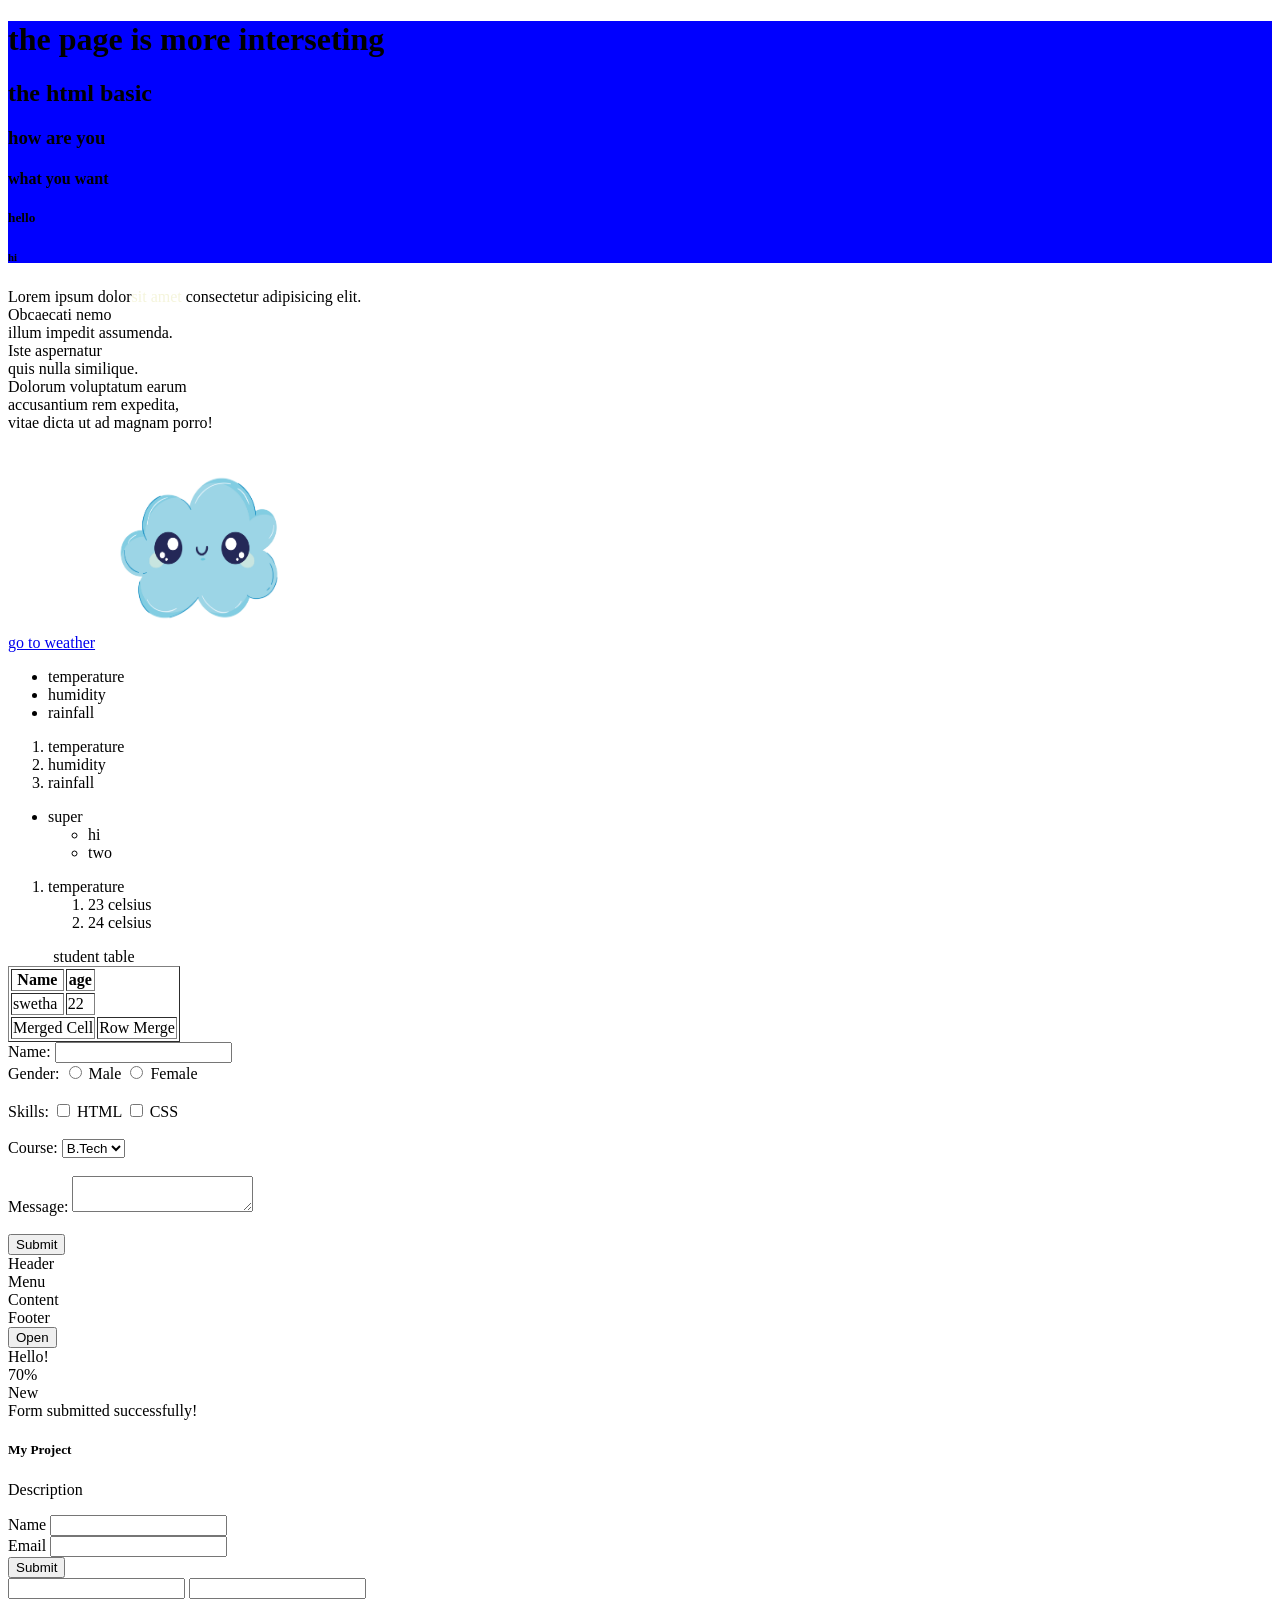
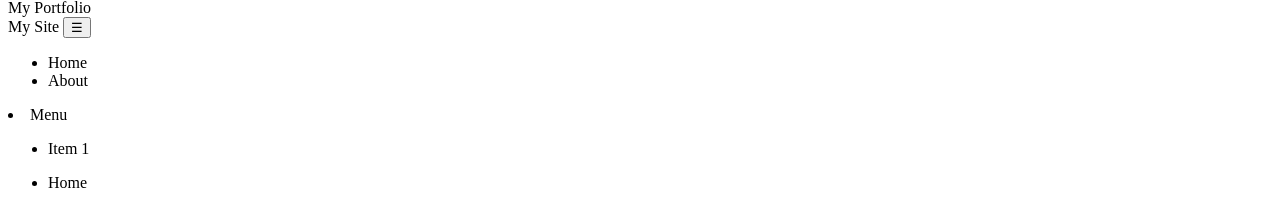
<file: index.html>
<!DOCTYPE html>
<html>
    <head>
        <title>HTml basic</title>
    </head>
    <body>
        <!--this is comment-->
        <div style="background-color: blue;">
        <h1>the page is more interseting</h1>
        <h2>the html basic</h2>
        <h3>how are you</h3>
        <h4>what you want</h4>
        <h5>hello</h5>
        <h6>hi</h6>
    </div>
        <p>Lorem ipsum dolor<span style="color: beige;" >sit amet</span> consectetur adipisicing elit.<br> Obcaecati nemo <br>illum impedit assumenda.<br> Iste aspernatur <br>quis nulla similique. <br>Dolorum voluptatum earum <br>accusantium rem expedita,<br> vitae dicta ut ad magnam porro!</p>
<a href="https://openweathermap.org/">go to weather</a>
<img src="weather.jpg.jpg" alt="weather image" height="200" width="200">
<ul>
    <li>temperature</li>
    <li>humidity</li>
    <li>rainfall</li>
</ul>
<ol>
    <li>temperature</li>
    <li>humidity</li>
    <li>rainfall</li>
</ol>
<ul>
    <li>super
        <ul>
            <li>hi</li>
            <li>two</li>
        </ul>
    </li>
</ul>
<ol>
    <li>temperature
        <ol>
            <li>23 celsius</li>
            <li>24 celsius</li>
        </ol>
    </li>
</ol>
<table border="1">
    <caption>student table</caption>
    <tr>
        <th>Name</th>
        <th>age</th>
    </tr>
    <tr>
        <td>swetha</td>
        <td>22</td>
    </tr>
    <td colspan="2">Merged Cell</td>
<td rowspan="2">Row Merge</td>
</table>
<!--merge cell-->
<form>
    Name:
    <input type="text"><br>
  Gender:
  <input type="radio" name="gender"> Male
  <input type="radio" name="gender"> Female <br><br>

  Skills:
  <input type="checkbox"> HTML
  <input type="checkbox"> CSS <br><br>

  Course:
  <select>
    <option>B.Tech</option>
    <option>B.Sc</option>
  </select><br><br>

  Message:
  <textarea></textarea><br><br>

  <input type="submit" value="Submit">
</form>
</form>
<header>Header</header>
<nav>Menu</nav>
<main>
  <section>
    <article>Content</article>
  </section>
</main>
<footer>Footer</footer>
<button data-bs-toggle="modal" data-bs-target="#myModal">
  Open
</button>

<div class="modal" id="myModal">
  <div class="modal-dialog">
    <div class="modal-content">
      <div class="modal-body">Hello!</div>
    </div>
  </div>
</div>
<div class="progress">
  <div class="progress-bar" style="width: 70%">70%</div>
</div>
<span class="badge bg-primary">New</span>
<div class="alert alert-success">
  Form submitted successfully!
</div>
<div class="card" style="width: 18rem;">
  <div class="card-body">
    <h5 class="card-title">My Project</h5>
    <p class="card-text">Description</p>
  </div>
</div>
<form>
  <div class="mb-3">
    <label>Name</label>
    <input type="text" class="form-control">
  </div>

  <div class="mb-3">
    <label>Email</label>
    <input type="email" class="form-control">
  </div>

  <button class="btn btn-primary">Submit</button>
</form>
<input type="text" class="form-control is-valid">
<input type="text" class="form-control is-invalid">
<nav class="navbar navbar-dark bg-dark">
  <div class="container">
    <a class="navbar-brand">My Portfolio</a>
  </div>
</nav>
<nav class="navbar navbar-expand-lg navbar-dark bg-dark">
  <div class="container">
    <a class="navbar-brand">My Site</a>

    <button class="navbar-toggler" data-bs-toggle="collapse" data-bs-target="#menu">
      ☰
    </button>

    <div class="collapse navbar-collapse" id="menu">
      <ul class="navbar-nav">
        <li class="nav-item"><a class="nav-link">Home</a></li>
        <li class="nav-item"><a class="nav-link">About</a></li>
      </ul>
    </div>
  </div>
</nav>
<li class="nav-item dropdown">
  <a class="nav-link dropdown-toggle" data-bs-toggle="dropdown">Menu</a>

  <ul class="dropdown-menu">
    <li><a class="dropdown-item">Item 1</a></li>
  </ul>
</li>
<ul class="nav nav-pills">
  <li class="nav-item">
    <a class="nav-link active">Home</a>
  </li>
</ul>
    </body>
</html>
</file>
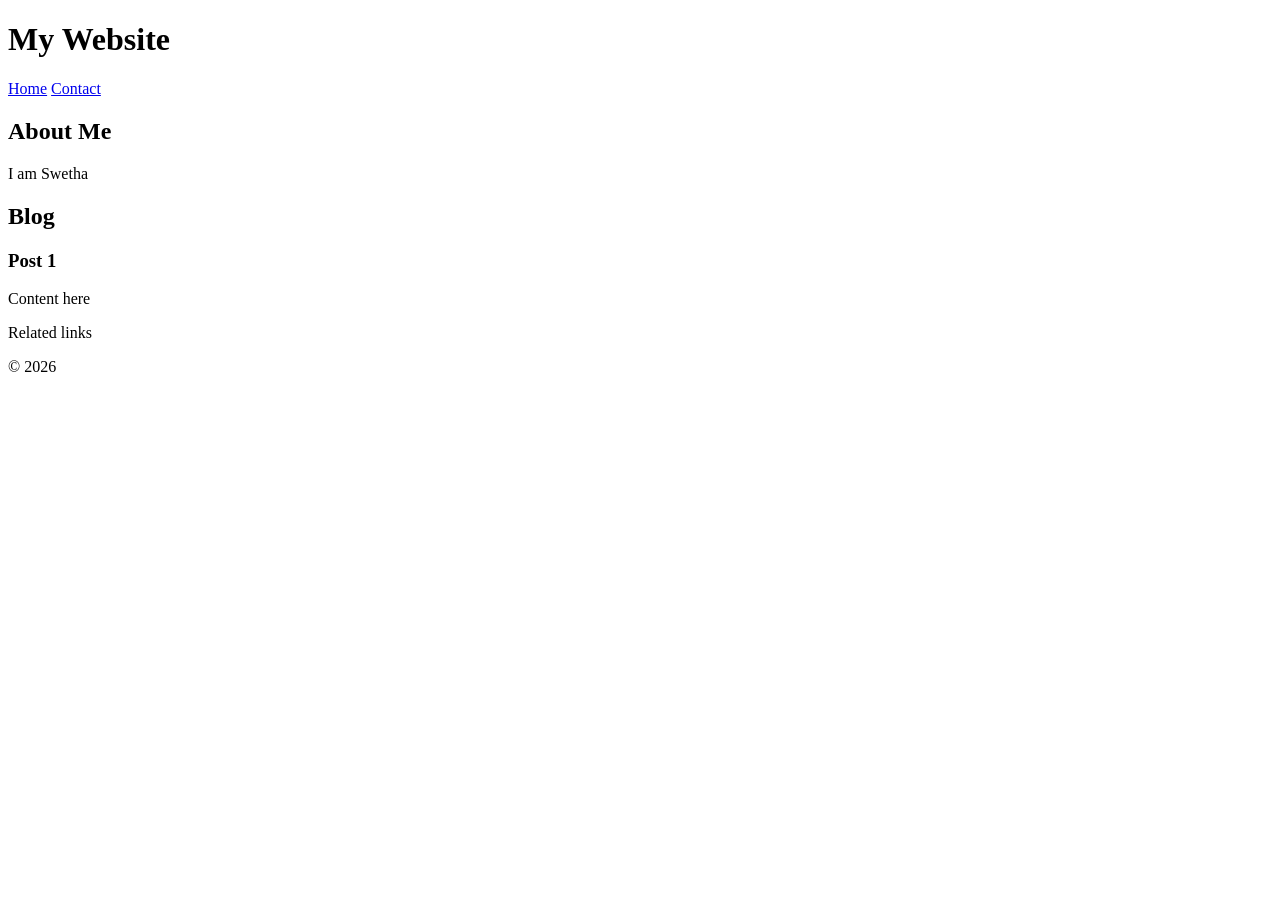
<file: index2.html>
<!DOCTYPE html>
<html>
<head>
  <title>Semantic Page</title>
</head>
<body>

<header>
  <h1>My Website</h1>
</header>

<nav>
  <a href="#">Home</a>
  <a href="#">Contact</a>
</nav>

<main>
  <section>
    <h2>About Me</h2>
    <p>I am Swetha</p>
  </section>

  <section>
    <h2>Blog</h2>
    
    <article>
      <h3>Post 1</h3>
      <p>Content here</p>
    </article>

  </section>

  <aside>
    <p>Related links</p>
  </aside>
</main>

<footer>
  <p>© 2026</p>
</footer>

</body>
</html>
</file>
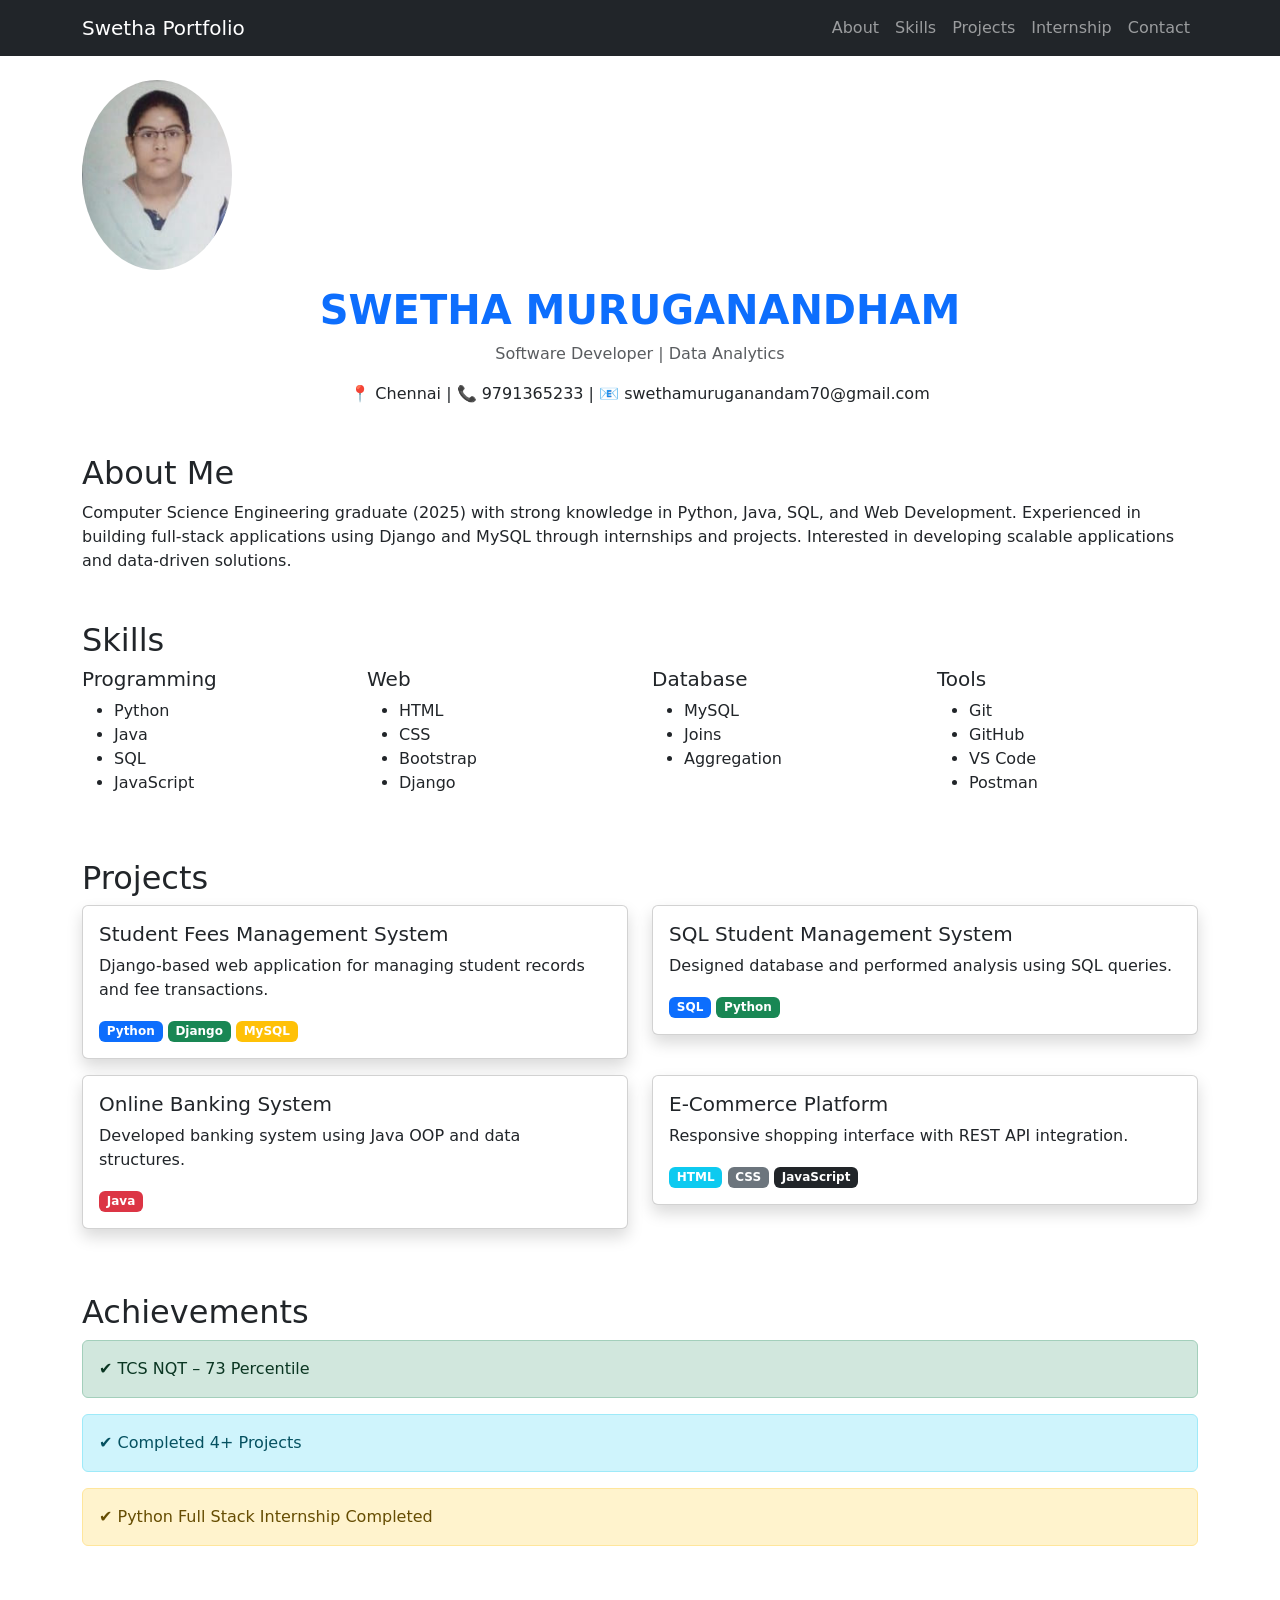
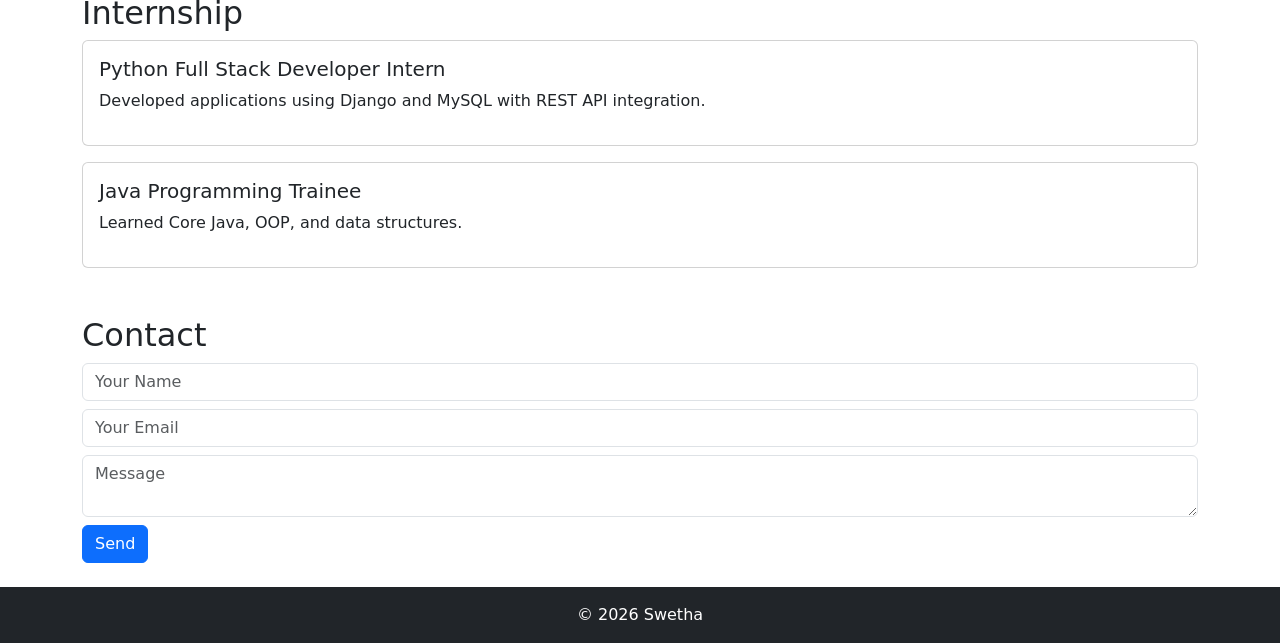
<file: portfolio.html>
<!DOCTYPE html>
<html>
<head>
  <title>Swetha Portfolio</title>

  <!-- Bootstrap -->
  <link href="https://cdn.jsdelivr.net/npm/bootstrap@5.3.0/dist/css/bootstrap.min.css" rel="stylesheet">
</head>

<body>

<!-- 🔹 NAVBAR -->
<nav class="navbar navbar-expand-lg navbar-dark bg-dark sticky-top">
  <div class="container">
    <a class="navbar-brand">Swetha Portfolio</a>

    <button class="navbar-toggler" data-bs-toggle="collapse" data-bs-target="#menu">
      ☰
    </button>
    <div class="collapse navbar-collapse" id="menu">
      <ul class="navbar-nav ms-auto">
        <li class="nav-item"><a class="nav-link" href="#about">About</a></li>
        <li class="nav-item"><a class="nav-link" href="#skills">Skills</a></li>
        <li class="nav-item"><a class="nav-link" href="#projects">Projects</a></li>
        <li class="nav-item"><a class="nav-link" href="#internship">Internship</a></li>
        <li class="nav-item"><a class="nav-link" href="#contact">Contact</a></li>
      </ul>
    </div>
  </div>
</nav>
<div class="container mt-4">

<!-- 🔹 HEADER -->
 <img src="swethaphoto.jpg" class="rounded-circle mb-3" width="150">
<div class="text-center">
  <h1 class="fw-bold text-primary">SWETHA MURUGANANDHAM</h1>
  <p class="text-muted">Software Developer | Data Analytics</p>
  <p>📍 Chennai | 📞 9791365233 | 📧 swethamuruganandam70@gmail.com</p>
</div>

<!-- 🔹 ABOUT -->
<section id="about" class="mt-5">
  <h2>About Me</h2>
  <p>
    Computer Science Engineering graduate (2025) with strong knowledge in Python, Java, SQL, and Web Development.
    Experienced in building full-stack applications using Django and MySQL through internships and projects.
    Interested in developing scalable applications and data-driven solutions.
  </p>
</section>

<!-- 🔹 SKILLS -->
<section id="skills" class="mt-5">
  <h2>Skills</h2>

  <div class="row">

    <div class="col-md-3">
      <h5>Programming</h5>
      <ul>
        <li>Python</li>
        <li>Java</li>
        <li>SQL</li>
        <li>JavaScript</li>
      </ul>
    </div>

    <div class="col-md-3">
      <h5>Web</h5>
      <ul>
        <li>HTML</li>
        <li>CSS</li>
        <li>Bootstrap</li>
        <li>Django</li>
      </ul>
    </div>

    <div class="col-md-3">
      <h5>Database</h5>
      <ul>
        <li>MySQL</li>
        <li>Joins</li>
        <li>Aggregation</li>
      </ul>
    </div>

    <div class="col-md-3">
      <h5>Tools</h5>
      <ul>
        <li>Git</li>
        <li>GitHub</li>
        <li>VS Code</li>
        <li>Postman</li>
      </ul>
    </div>

  </div>
</section>

<!-- 🔹 PROJECTS -->
<section id="projects" class="mt-5">
  <h2>Projects</h2>

  <div class="row">

    <div class="col-md-6">
      <div class="card mb-3 shadow">
        <div class="card-body">
          <h5>Student Fees Management System</h5>
          <p>Django-based web application for managing student records and fee transactions.</p>
          <span class="badge bg-primary">Python</span>
          <span class="badge bg-success">Django</span>
          <span class="badge bg-warning">MySQL</span>
        </div>
      </div>
    </div>

    <div class="col-md-6">
      <div class="card mb-3 shadow">
        <div class="card-body">
          <h5>SQL Student Management System</h5>
          <p>Designed database and performed analysis using SQL queries.</p>
          <span class="badge bg-primary">SQL</span>
          <span class="badge bg-success">Python</span>
        </div>
      </div>
    </div>

    <div class="col-md-6">
      <div class="card mb-3 shadow">
        <div class="card-body">
          <h5>Online Banking System</h5>
          <p>Developed banking system using Java OOP and data structures.</p>
          <span class="badge bg-danger">Java</span>
        </div>
      </div>
    </div>

    <div class="col-md-6">
      <div class="card mb-3 shadow">
        <div class="card-body">
          <h5>E-Commerce Platform</h5>
          <p>Responsive shopping interface with REST API integration.</p>
          <span class="badge bg-info">HTML</span>
          <span class="badge bg-secondary">CSS</span>
          <span class="badge bg-dark">JavaScript</span>
        </div>
      </div>
    </div>

  </div>
</section>
<section id="achievements" class="mt-5">
  <h2>Achievements</h2>

  <div class="alert alert-success">
    ✔ TCS NQT – 73 Percentile
  </div>

  <div class="alert alert-info">
    ✔ Completed 4+ Projects
  </div>

  <div class="alert alert-warning">
    ✔ Python Full Stack Internship Completed
  </div>

</section>

<!-- 🔹 INTERNSHIP -->
<section id="internship" class="mt-5">
  <h2>Internship</h2>

  <div class="card mb-3">
    <div class="card-body">
      <h5>Python Full Stack Developer Intern</h5>
      <p>Developed applications using Django and MySQL with REST API integration.</p>
    </div>
  </div>

  <div class="card">
    <div class="card-body">
      <h5>Java Programming Trainee</h5>
      <p>Learned Core Java, OOP, and data structures.</p>
    </div>
  </div>

</section>

<!-- 🔹 CONTACT -->
<section id="contact" class="mt-5">
  <h2>Contact</h2>

  <form>
    <input class="form-control mb-2" placeholder="Your Name">
    <input class="form-control mb-2" placeholder="Your Email">
    <textarea class="form-control mb-2" placeholder="Message"></textarea>
    <button class="btn btn-primary">Send</button>
  </form>

</section>

</div>

<!-- 🔹 FOOTER -->
<footer class="bg-dark text-white text-center p-3 mt-4">
  © 2026 Swetha
</footer>

<!-- Bootstrap JS -->
<script src="https://cdn.jsdelivr.net/npm/bootstrap@5.3.0/dist/js/bootstrap.bundle.min.js"></script>

</body>
</html>
</file>
